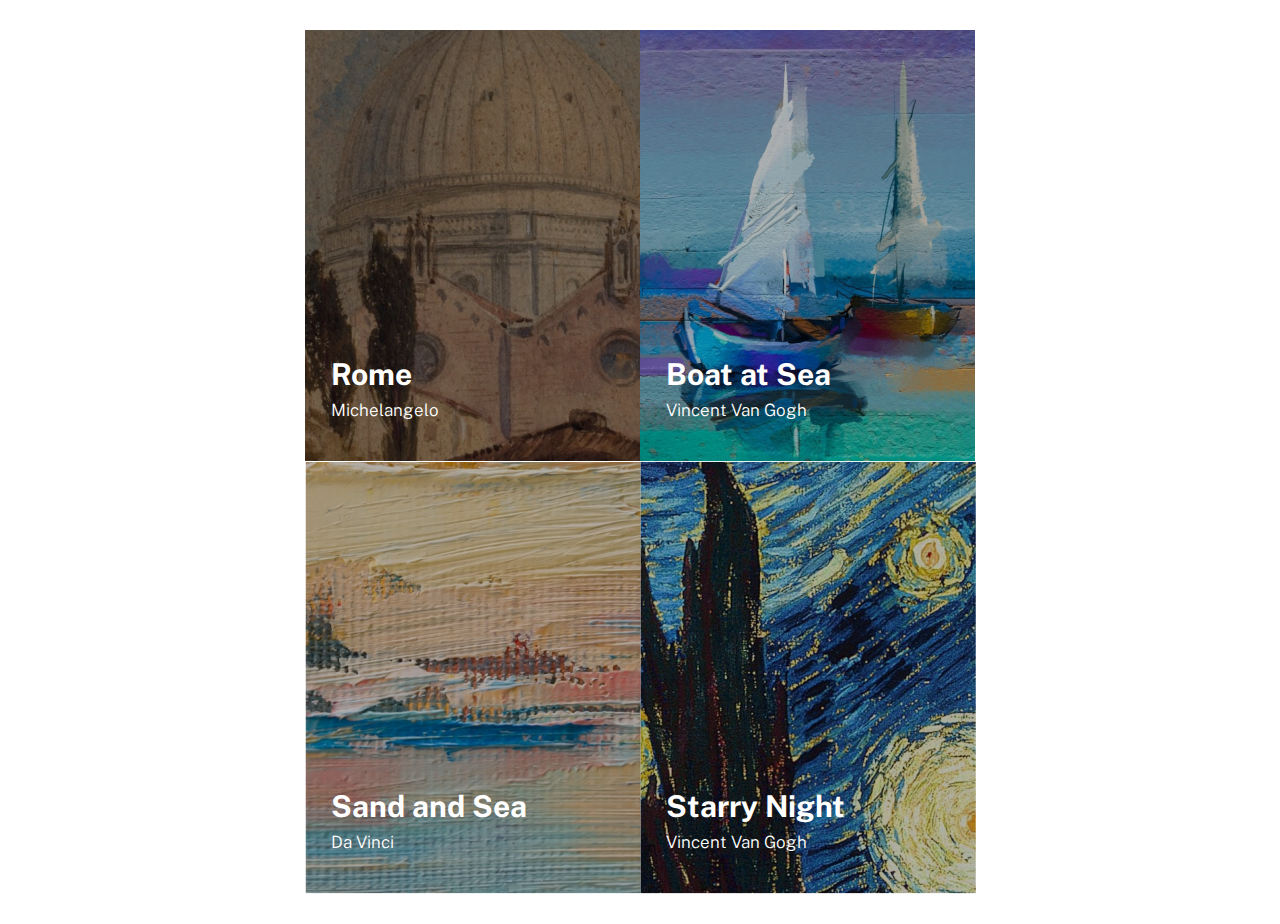
<file: desafio-2/index.html>
<!DOCTYPE html>
<html lang="en">

<head>
    <meta charset="UTF-8">
    <meta http-equiv="X-UA-Compatible" content="IE=edge">
    <meta name="viewport" content="width=device-width, initial-scale=1.0">
    <title>Lista de imagens</title>

    <link rel="stylesheet" href="./css/reset.css">
    <link rel="stylesheet" href="./css/style.css">
    <link rel="stylesheet" href="./css/responsive.css">

    <link rel="preconnect" href="https://fonts.googleapis.com">
    <link rel="preconnect" href="https://fonts.gstatic.com" crossorigin>
    <link href="https://fonts.googleapis.com/css2?family=Public+Sans:wght@300;400;700&display=swap" rel="stylesheet">
</head>

<body>
    <main>
        <section class="pinturas">
            <div class="pintura">
                <img src="./imagens/rome.png" alt="pintura rome">
            

                <div class="informacoes">
                    <h2 class="titulo">Rome</h2>
                    <h3 class="subtitulo">Michelangelo</h3>
                </div>
            </div>

            <div class="pintura">
                <img src="./imagens/boat.png" alt="pintura boat at sea van gogh">
            

                <div class="informacoes">
                    <h2 class="titulo">Boat at Sea</h2>
                    <h3 class="subtitulo">Vincent Van Gogh</h3>
                </div>
            </div>

            <div class="pintura">
                <img src="./imagens/sand-and-sea.png" alt="pintura sand and sea da vinci">
            

                <div class="informacoes">
                    <h2 class="titulo">Sand and Sea</h2>
                    <h3 class="subtitulo">Da Vinci</h3>
                </div>
            </div>

            <div class="pintura">
                <img src="./imagens/starry-night.png" alt="pintura starry night van gogh">
            

                <div class="informacoes">
                    <h2 class="titulo">Starry Night</h2>
                    <h3 class="subtitulo">Vincent Van Gogh</h3>
                </div>
            </div>
        </section>
    </main>
</body>

</html>
</file>
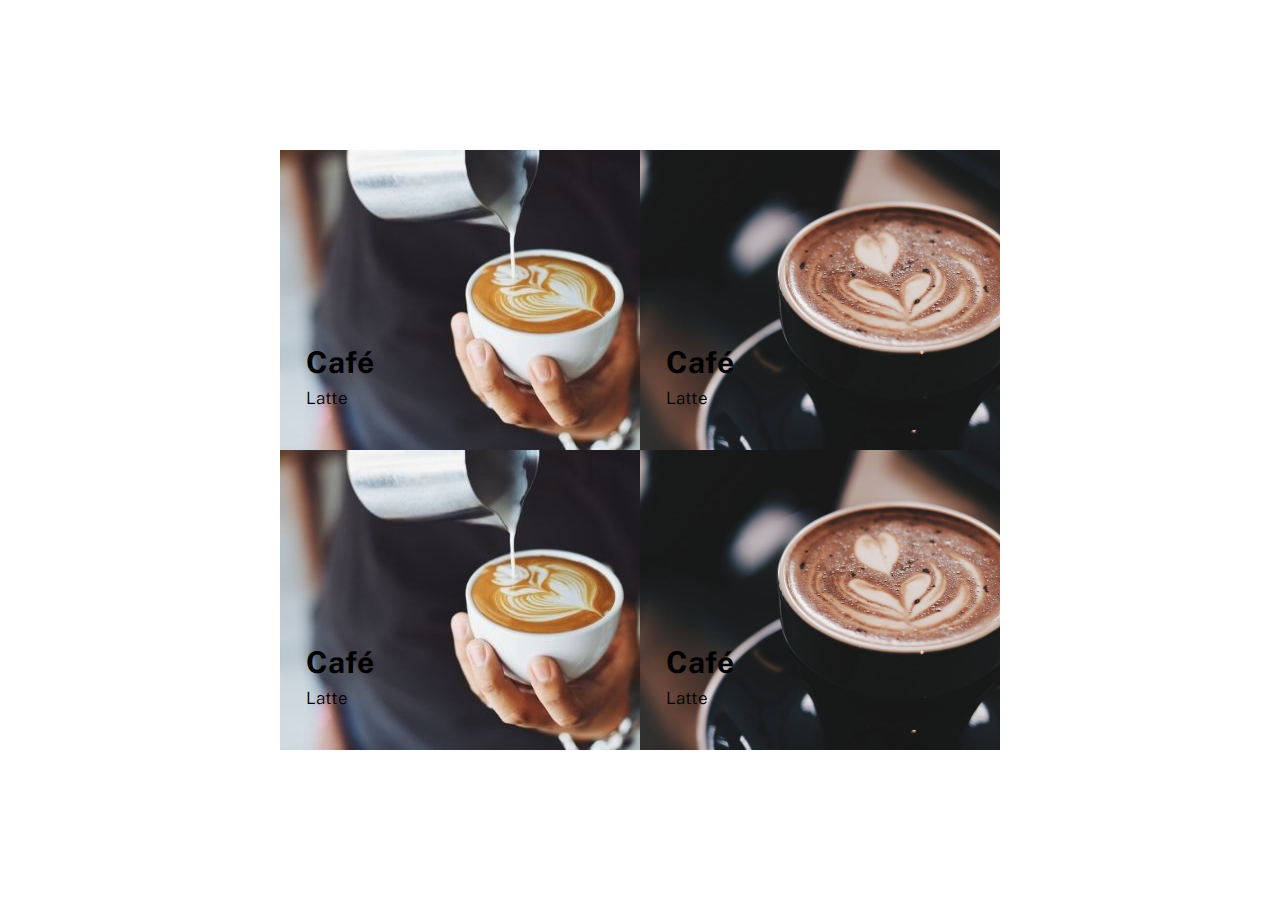
<file: desafio-2/desafio-2.1/index.html>
<!DOCTYPE html>
<html lang="en">

<head>
    <meta charset="UTF-8">
    <meta http-equiv="X-UA-Compatible" content="IE=edge">
    <meta name="viewport" content="width=device-width, initial-scale=1.0">
    <title>Lista de imagens</title>
    <link rel="stylesheet" href="./src/css/style.css">
    <link rel="stylesheet" href="./src/css/reset.css">
    <link rel="stylesheet" href="./src/css/responsive.css">

    <link rel="preconnect" href="https://fonts.googleapis.com">
    <link rel="preconnect" href="https://fonts.gstatic.com" crossorigin>
    <link href="https://fonts.googleapis.com/css2?family=Public+Sans:wght@300;400;700&display=swap" rel="stylesheet">

</head>

<body>

    <main>
        <section class="pinturas">
            <div class="pintura">
                <img src="./src/images/3.jpg">


                <div class="informacoes">
                    <h2 class="titulo">Café</h2>
                    <h3 class="subtitulo">Latte</h3>
                </div>
            </div>

            <div class="pintura">
                <img src="./src/images/4.jpg">


                <div class="informacoes">
                    <h2 class="titulo">Café</h2>
                    <h3 class="subtitulo">Latte</h3>
                </div>
            </div>

            <div class="pintura">
                <img src="./src/images/3.jpg">


                <div class="informacoes">
                    <h2 class="titulo">Café</h2>
                    <h3 class="subtitulo">Latte</h3>
                </div>
            </div>

            <div class="pintura">
                <img src="./src/images/4.jpg">


                <div class="informacoes">
                    <h2 class="titulo">Café</h2>
                    <h3 class="subtitulo">Latte</h3>
                </div>
            </div>
        </section>
    </main>
</body>

</html>
</file>
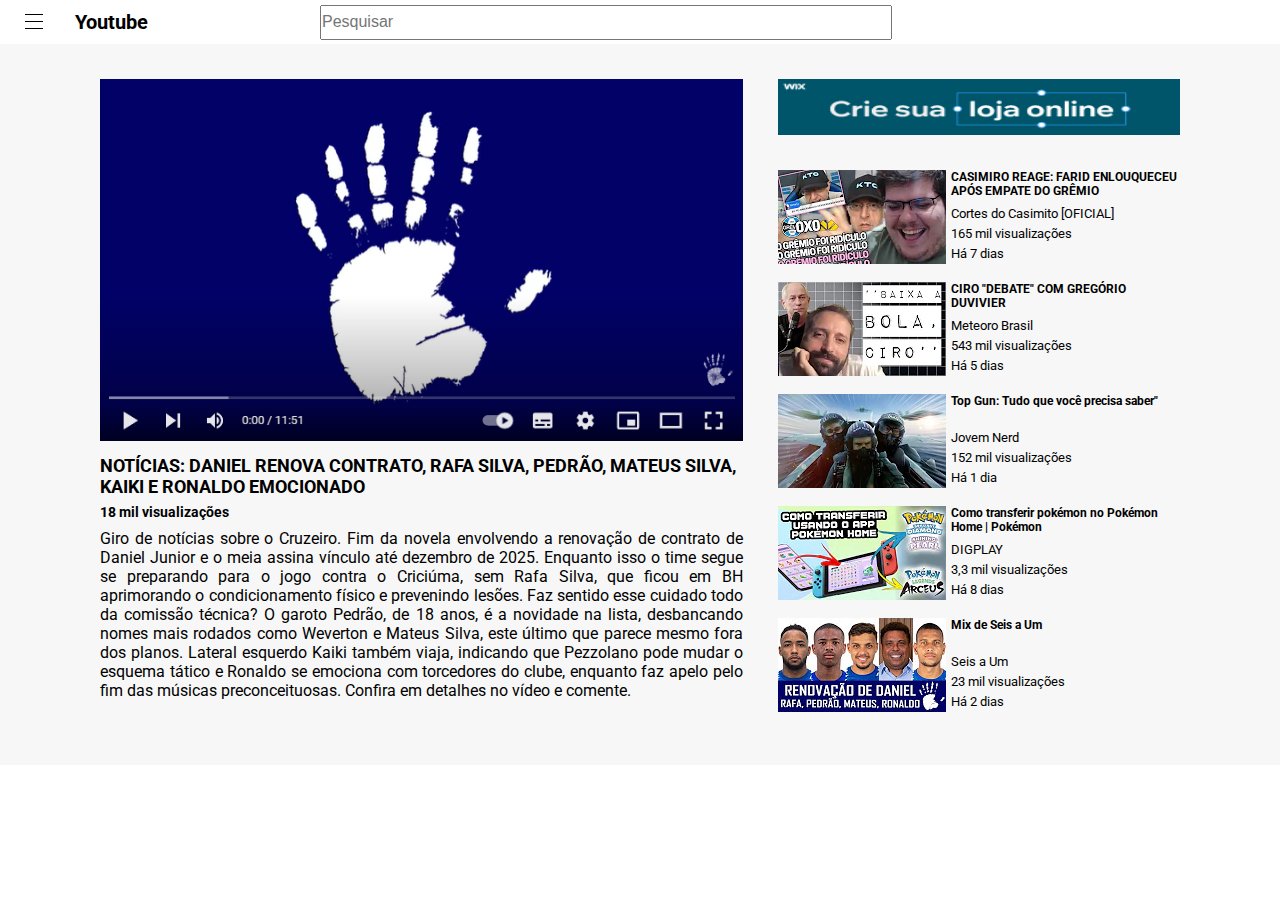
<file: exercicio-3/exercicio-3.1/index.html>
<!DOCTYPE html>
<html lang="en">

<head>
    <meta charset="UTF-8">
    <meta http-equiv="X-UA-Compatible" content="IE=edge">
    <meta name="viewport" content="width=], initial-scale=1.0">
    <title>Layout youtube</title>

    <link rel="stylesheet" href="style.css">
    <link rel="stylesheet" href="reset.css">
    <link rel="shortcut icon" href="./images/youtube-logo-png-46027-Windows.ico" type="image/x-icon">
    <link rel="stylesheet" href="variable.css">
    <link rel="stylesheet" href="menu.css">

    <link rel="preconnect" href="https://fonts.googleapis.com">
    <link rel="preconnect" href="https://fonts.gstatic.com" crossorigin>
    <link href="https://fonts.googleapis.com/css2?family=Roboto:wght@300;400;700&display=swap" rel="stylesheet">

    <link rel="stylesheet" href="https://cdnjs.cloudflare.com/ajax/libs/font-awesome/6.1.1/css/all.min.css"
        integrity="sha512-KfkfwYDsLkIlwQp6LFnl8zNdLGxu9YAA1QvwINks4PhcElQSvqcyVLLD9aMhXd13uQjoXtEKNosOWaZqXgel0g=="
        crossorigin="anonymous" referrerpolicy="no-referrer" />
</head>

<body>
    <header class="header">
        <div class="checkbox-hamburguer">
            <input type="checkbox" id="menu-hamburguer">

            <label for="menu-hamburguer">
                <div class="menu">
                    <span class="hamburguer"></span>
                </div>
            </label>

            <ul class="pop-up-menu">
                <a href="#"><li><i class="fa-solid fa-house"></i>Home</li></a>
                <a href="#"><li><i class="fa-solid fa-compass"></i>Explore</li></a>
                <a href="#"><li><i class="fa-solid fa-bolt"></i>Shorts</li></a>
                <a href="#"><li><i class="fa-solid fa-circle-play"></i>Subscriptions</li></a>
            </ul>
        </div>

        <a href="#" class="logo">
            <i class="fa-brands fa-youtube"></i>
            <h2>Youtube</h2>
        </a>

        <nav>
            <input class="pesquisar" name="pesquisar-query" placeholder="Pesquisar">

            <ul class="icons-header">
                <li>
                    <a href="#">
                        <i class="fa-solid fa-video"></i>
                    </a>
                </li>
                <li>
                    <a href="#">
                        <i class="fa-solid fa-table-cells"></i>
                    </a>
                </li>
                <li>
                    <a href="#">
                        <i class="fa-solid fa-bell"></i>
                    </a>
                </li>
                <li>
                    <a href="#">
                        <i class="fa-solid fa-circle-user"></i>
                    </a>
                </li>
            </ul>
        </nav>
    </header>
    <main>
        <div class="container">
            <div class="video-destaque">
                <img src="./images/seis-a-um-logo.png" alt="placeholder para video destaque">

                <div class="informacoes">
                    <h1 class="titulo">NOTÍCIAS: DANIEL RENOVA CONTRATO, RAFA SILVA, PEDRÃO, MATEUS SILVA, KAIKI E
                        RONALDO EMOCIONADO</h1>

                    <p class="visualizacoes">18 mil visualizações</p>

                    <p>Giro de notícias sobre o Cruzeiro. Fim da novela envolvendo a renovação de contrato de Daniel
                        Junior e o meia assina vínculo até dezembro de 2025. Enquanto isso o time segue se preparando
                        para o jogo contra o Criciúma, sem Rafa Silva, que ficou em BH aprimorando o condicionamento
                        físico e prevenindo lesões. Faz sentido esse cuidado todo da comissão técnica? O garoto Pedrão,
                        de 18 anos, é a novidade na lista, desbancando nomes mais rodados como Weverton e Mateus Silva,
                        este último que parece mesmo fora dos planos. Lateral esquerdo Kaiki também viaja, indicando que
                        Pezzolano pode mudar o esquema tático e Ronaldo se emociona com torcedores do clube, enquanto
                        faz apelo pelo fim das músicas preconceituosas. Confira em detalhes no vídeo e comente.</p>
                </div>
            </div>

            <div class="propaganda">
                <a href="#">
                 <img src="./images/ad.jpg" alt="placeholder para propaganda">
                </a>
            </div>

            <div class="videos-sugeridos">
                <div class="video">
                    <a href="#">
                        <img src="./images/casimiro.webp" alt="placeholder para videos videos sugeridos">
                    </a>

                    <div class="informacoes">
                        <h2 class="titulo">CASIMIRO REAGE: FARID ENLOUQUECEU APÓS EMPATE DO GRÊMIO</h2>
                        <div class="outrasinfos">
                            <p>Cortes do Casimito [OFICIAL]</p>

                            <p>165 mil visualizações</p>

                            <p>Há 7 dias</p>
                        </div>
                    </div>
                </div>

                <div class="video">
                    <a href="#">
                        <img src="./images/ciro.wepb.webp" alt="placeholder para videos videos sugeridos">
                    </a>

                    <div class="informacoes">
                        <h2 class="titulo">CIRO "DEBATE" COM GREGÓRIO DUVIVIER</h2>

                        <div class="outrasinfos">
                            <p>Meteoro Brasil</p>

                            <p>543 mil visualizações</p>

                            <p>Há 5 dias</p>
                        </div>
                    </div>
                </div>

                <div class="video">
                    <a href="#">
                        <img src="./images/topgun.webp" alt="placeholder para videos videos sugeridos">
                    </a>

                    <div class="informacoes">
                        <h2 class="titulo">Top Gun: Tudo que você precisa saber"</h2>

                        <div class="outrasinfos">

                            <p>Jovem Nerd</p>

                            <p>152 mil visualizações</p>

                            <p>Há 1 dia</p>
                        </div>
                    </div>
                </div>

                <div class="video">
                    <a href="#">
                        <img src="./images/pokemon.webp" alt="placeholder para videos videos sugeridos">
                    </a>

                    <div class="informacoes">
                        <h2 class="titulo">Como transferir pokémon no Pokémon Home | Pokémon</h2>

                        <div class="outrasinfos">
                            <p>DIGPLAY</p>

                            <p>3,3 mil visualizações</p>

                            <p>Há 8 dias</p>
                        </div>
                    </div>
                </div>

                <div class="video">
                    <a href="#">
                        <img src="./images/mix-seis-a-um.jpg" alt="placeholder para videos videos sugeridos">
                    </a>

                    <div class="informacoes">
                        <h2 class="titulo">Mix de Seis a Um</h2>

                        <div class="outrasinfos">
                            <p>Seis a Um</p>

                            <p>23 mil visualizações</p>

                            <p>Há 2 dias</p>
                        </div>
                    </div>
                </div>
            </div>
        </div>
    </main>
    <!-- <script src="https://cdnjs.cloudflare.com/ajax/libs/font-awesome/6.1.1/js/all.min.js"
        integrity="sha512-6PM0qYu5KExuNcKt5bURAoT6KCThUmHRewN3zUFNaoI6Di7XJPTMoT6K0nsagZKk2OB4L7E3q1uQKHNHd4stIQ=="
        crossorigin="anonymous" referrerpolicy="no-referrer"></script> -->
</body>

</html>
</file>
<file: desafio-2/css/style.css>
body{
    font-family: 'Public Sans', sans-serif;
}

main{
    display: flex;
    min-height: 100vh;
    justify-content: center;
    align-items: center;
}

.pinturas{
    display: flex;
    gap: 20px;
    justify-content: center;
    flex-wrap: wrap;
}

.pinturas .pintura{
    width: 335px;
    height: 432px;
    position: relative;
}

.pinturas .pintura .informacoes{
    color: #ffffff;
    position: absolute;
    bottom: 42px;
    left: 26px;
}

.pinturas .pintura .informacoes .titulo{
    font-size: 30px;
    font-weight: 700;
    margin-bottom: 8px;
}

.pinturas .pintura .informacoes .subtitulo{
    font-size: 17px;
    font-weight: 300;
}
</file>
<file: desafio-2/css/responsive.css>
@media(max-width:1400px){
        .pinturas{
            max-width: 800px;
            margin: 30px 0px;
            gap: 0px;
        }
    }
</file>
<file: desafio-2/desafio-2.1/src/css/style.css>
html{
    font-family: 'Public Sans', sans-serif;
}

main{
    display: flex;
    justify-content: center;
    align-items: center;
    min-height: 100vh;
}

.pinturas{
    display: flex;
    flex-wrap: wrap;
    gap: 10px;
    align-items: center;
    justify-content: center;
}

.pinturas .pintura {
    width: 360px;
    height: 300px;
    position: relative;
}

.pinturas .pintura img {
    width: 100%;
}

.pinturas .pintura .informacoes{
    position: absolute;
    bottom: 42px;
    left: 26px;
}

.pinturas .pintura .informacoes .titulo{
    font-size: 30px;
}

.pinturas .pintura .informacoes .subtitulo{
    margin-top: 8px;
    font-size: 17px;
    font-weight: 300;
}
</file>
<file: desafio-2/desafio-2.1/src/css/responsive.css>
@media(max-width:1440px){
    .pinturas{
        max-width: 900px;
        gap: 0.5px;
        margin: 30px 0px;
    }
}
</file>
<file: exercicio-3/exercicio-3.1/style.css>
html{
    font-family: 'Roboto', sans-serif;
    font-size: 62.5%;
}

.container{
    background-color: #f7f7f7;
    display: grid;
    max-width: 100vw;
    grid-template-areas: 
    "video-destaque propaganda"
    "video-destaque videos-sugeridos";
    grid-template-columns: 1fr 402px;
    grid-template-rows: 56px 1fr;
    gap: 35px;
    padding: 35px 100px;
}

.video-destaque{
    grid-area: video-destaque;
    max-width: 830px;
}

.video-destaque img{
    margin-bottom: 12px;
    width: 100%;
}

.video-destaque .informacoes .titulo{
    font-size: 18px;
    margin-bottom: 7px;
}

.video-destaque .informacoes .visualizacoes{
    font-size: 14px;
    font-weight: 700;
    margin-bottom: 9px;
}

.video-destaque .informacoes p{
    font-size: 16px;
    text-align: justify;
}

.propaganda{
    grid-area: propaganda;
}

.propaganda img{
    width: 402px;
    max-height: 56px;
}

.videos-sugeridos{
    grid-area: videos-sugeridos;
}

.videos-sugeridos .video{
    display: flex;
    margin-bottom: 16px;
    gap: 5px;
}

.videos-sugeridos .video img{
    max-width: 186px;
    max-height: 94px;
}

.videos-sugeridos .video .titulo{
    font-size: 12px;
    font-weight: 700;
    margin-bottom: 7px;
}

.videos-sugeridos .video .informacoes{
    display: flex;
    flex-direction: column;
}

.videos-sugeridos .video .informacoes p{
    margin-bottom: 5px;
    font-size: 13px;
    font-weight: 400;
}

.videos-sugeridos .video .informacoes .outrasinfos{
    display: flex;
    flex-direction: column;
    margin-top: auto;
}
</file>
<file: exercicio-3/exercicio-3.1/variable.css>
:root{
    --cor-padrao: #f30808;
    --cor-icons-pop-menu-hover: #e9e9e9;
    --cor-background-pop-up-menu: #fff;
    --cor-textos:#000;
    --cor-hamburguer: #000;
}
</file>
<file: exercicio-3/exercicio-3.1/menu.css>
.header{
    display: flex;
    align-items: center;
    justify-content: space-between;
    position: relative;
    padding: 10px 20px 10px 20px;
}

.header .logo{
    display: flex;
    align-items: center;
    padding-left: 50px;
    color: var(--cor-padrao);
    font-size: 2rem;
}

.header .logo h2{
    color:var(--cor-textos);
    font-weight: 700;
    margin-left: 5px;
    font-size: 2rem;
}

.pesquisar {
    position: absolute;
    left: 25%;
    bottom: 10%;
    width: 572px;
    height: 35px;
    font-size: 16px;
}

.icons-header{
    display: flex;
    align-items: center;
    margin-right: 10px;
}

.icons-header a{
    margin-left: 30px;
    font-size: 2rem;
    transition: 0.3s ease-in-out;
}

.icons-header i:hover{
    color: var(--cor-padrao);
}

.header .menu {
    width: 60px;
    height: 60px;
    align-self: flex-end;
}

.header label {
    display: flex;
}

.header .hamburguer {
    background-color: var(--cor-hamburguer);
    position: relative;
    display: block;
    width: 18px;
    height: 1px;
    top: 29px;
    left: 15px;
}

.header .hamburguer:before,
.header .hamburguer:after {
    background-color: var(--cor-hamburguer);
    content: "";
    display: block;
    width: 100%;
    height: 100%;
    position: absolute;
}

.header .hamburguer:before {
    top: -7px;
}

.header .hamburguer:after {
    bottom: -7px;
}

.checkbox-hamburguer input{
    display: none;
}

.checkbox-hamburguer ul{
    display: none;
}

.checkbox-hamburguer input:checked ~ul {
    display: flex;
    flex-direction: column;
    justify-content: center;
    align-content: center;
}

.header .checkbox-hamburguer {
    position: absolute;
    left: 10px;
    z-index: 1;
}

 .checkbox-hamburguer .pop-up-menu {
    width: 200px;
    max-height: 300px;
    position: absolute;
    background-color: var(--cor-background-pop-up-menu);
}

.checkbox-hamburguer .pop-up-menu a{
    padding: 15px;
    font-size: 2rem;
}

.checkbox-hamburguer .pop-up-menu a:hover{
    background-color: var(--cor-icons-pop-menu-hover);
}

.checkbox-hamburguer .pop-up-menu a:hover i{
    color: var(--cor-padrao);
}

.checkbox-hamburguer .pop-up-menu li{
    padding: 3px;
}

.pop-up-menu .fa-solid{
    margin-right: 20px;
    width: 20px;
}

@media(max-width: 1024px){
    .pesquisar{
        width: 512px;
    }
}

@media(max-width: 768px){
    .pesquisar{
        width: 330px;
        left: 30%;
    }

    .icons-header a{
        font-size: 1.5rem;
    }
}

@media(max-width:425px){
    .pesquisar{
        width: 50px;
 }
}
</file>
